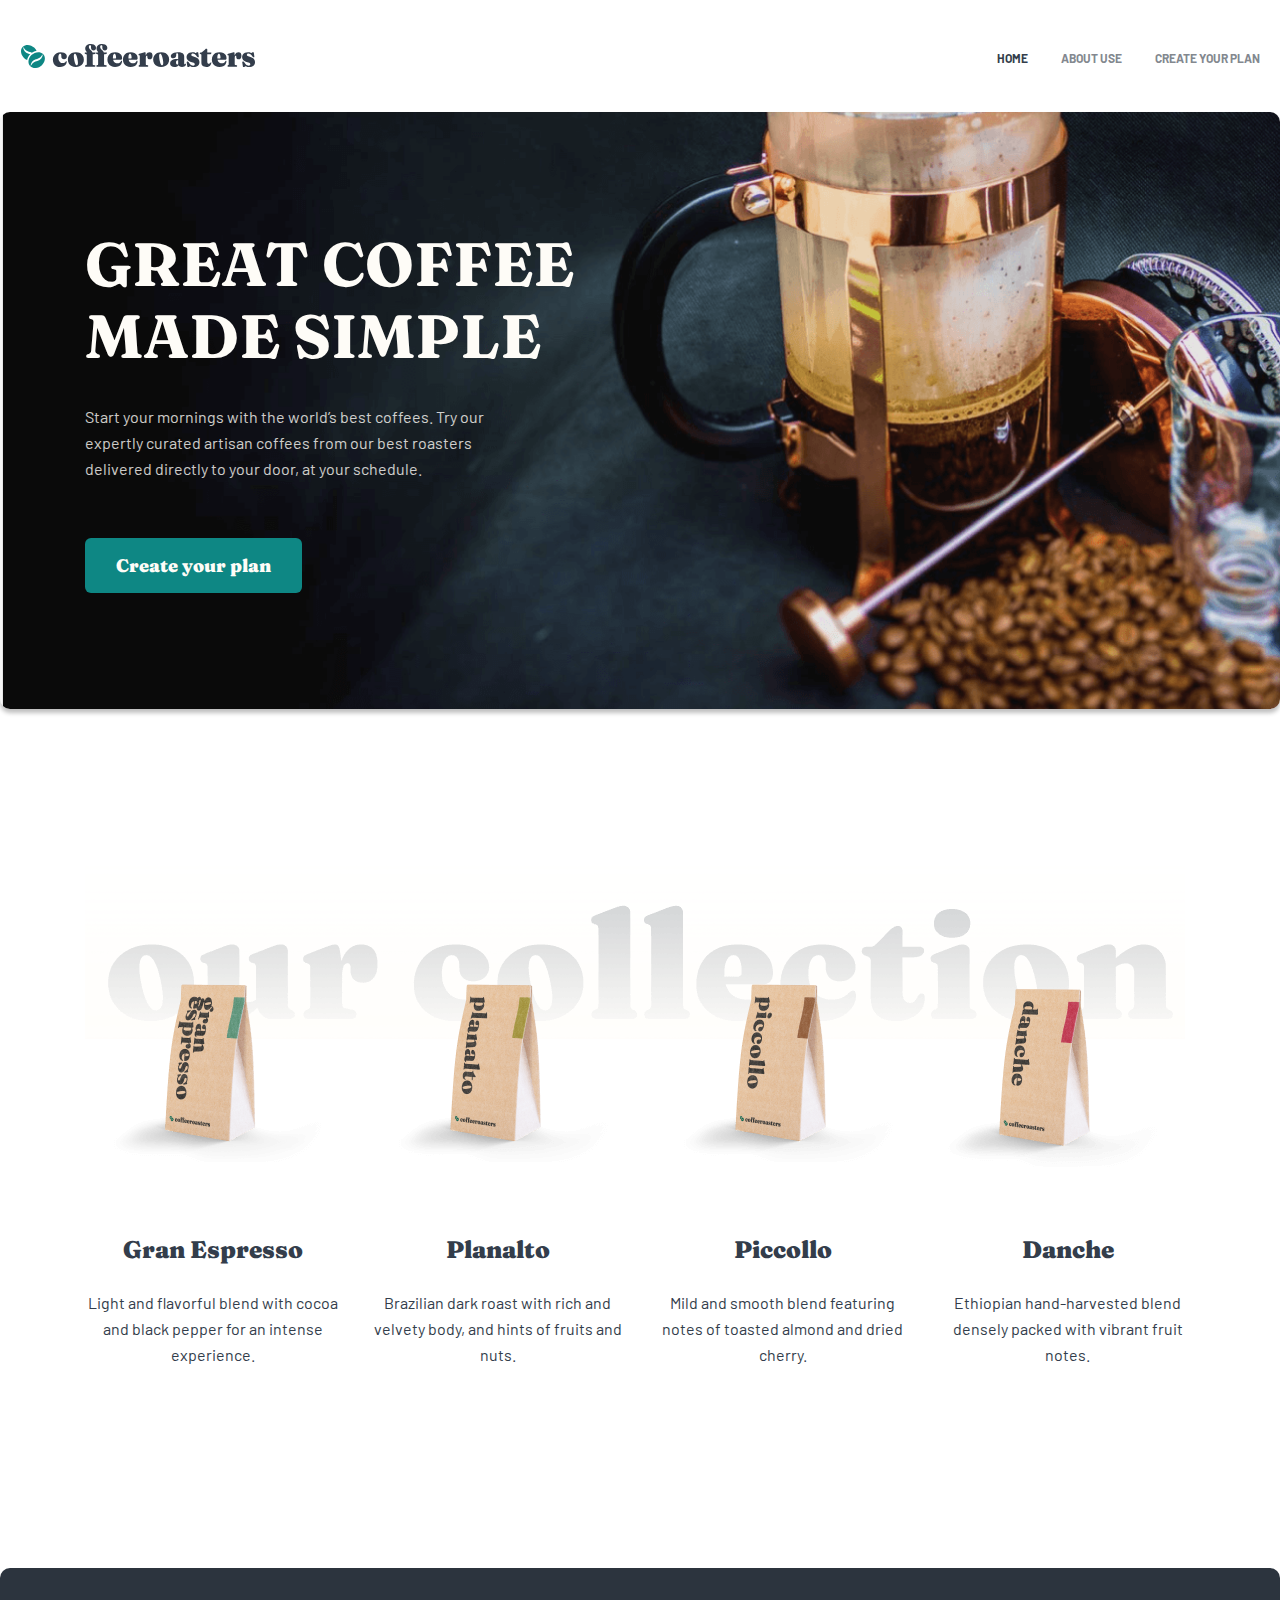
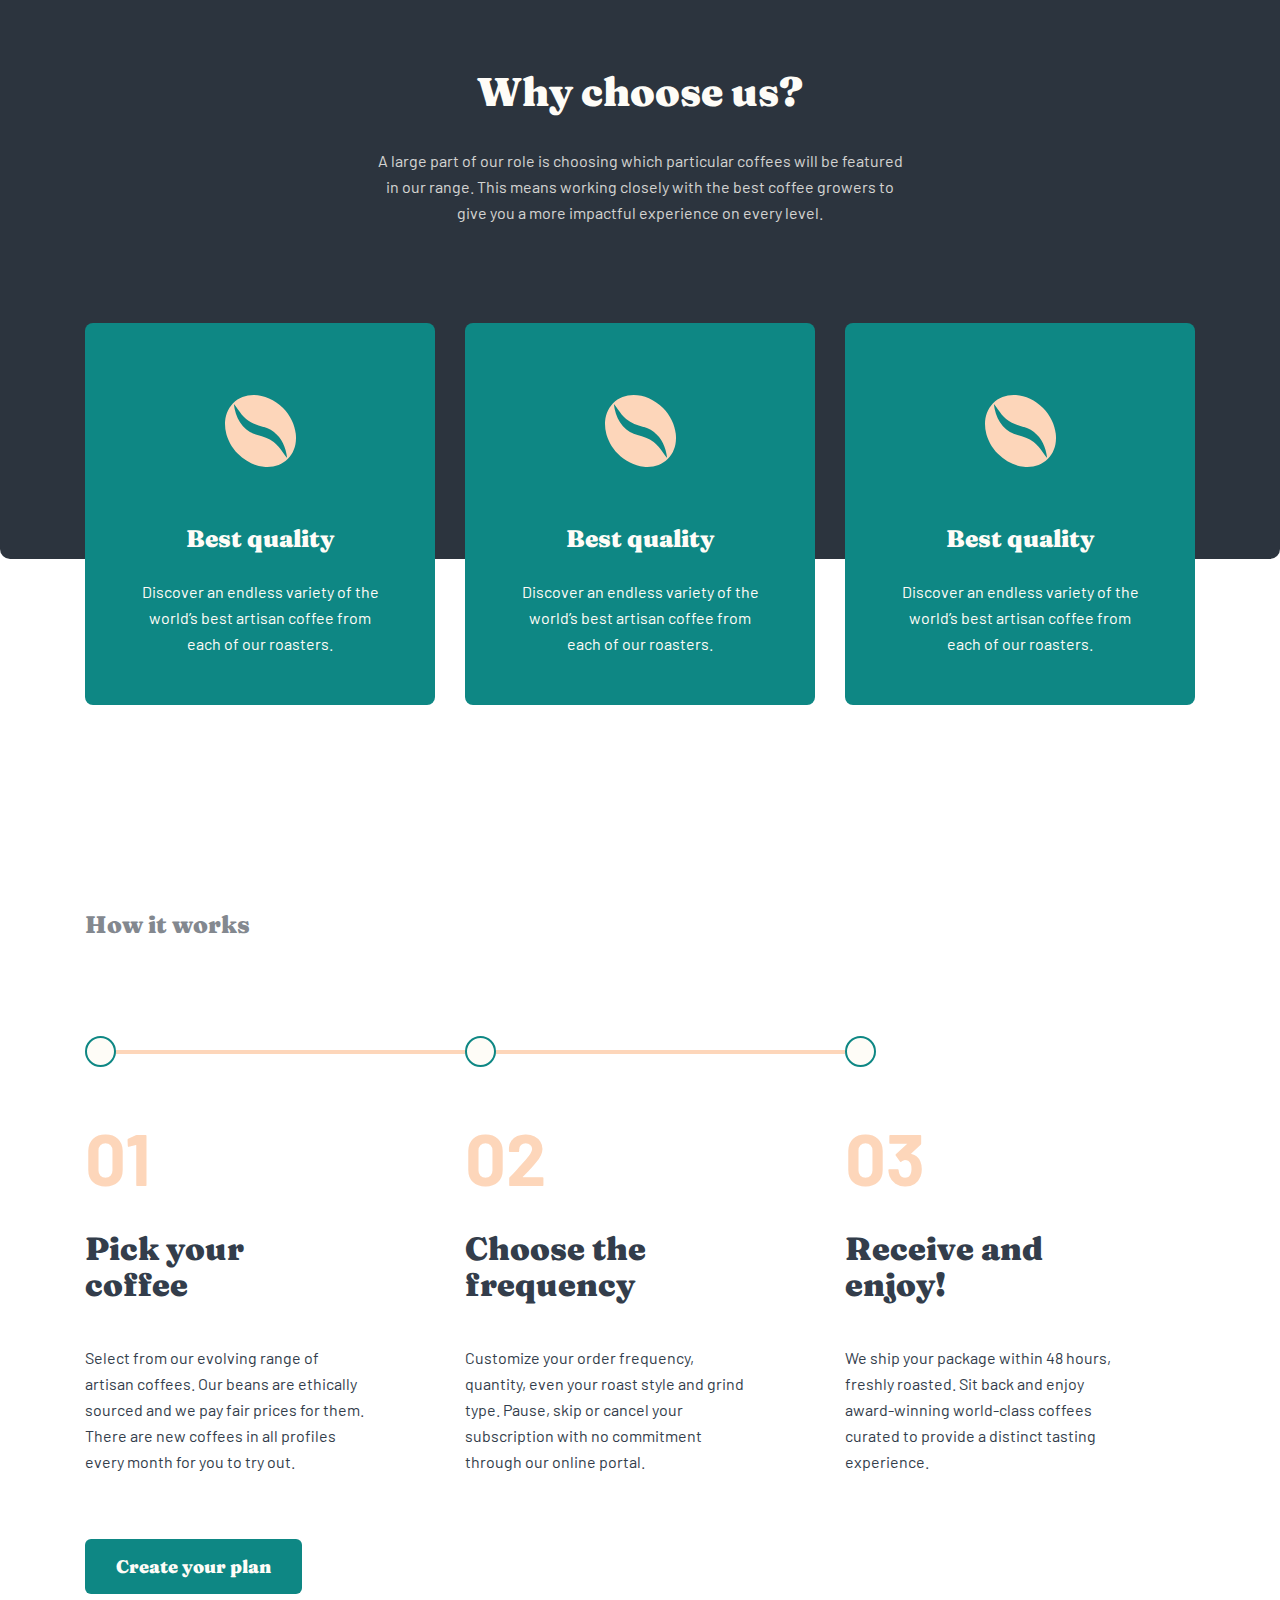
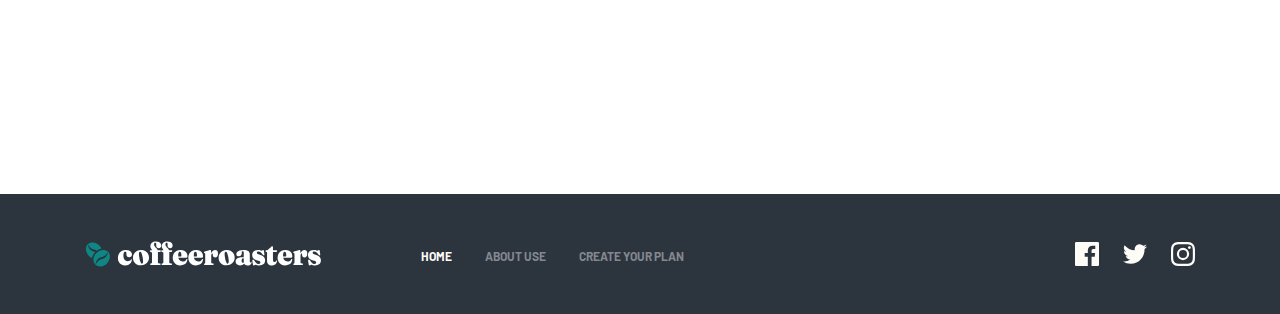
<file: index.html>
<!DOCTYPE html>
<html lang="en">
	<head>
		<meta charset="UTF-8" />
		<meta http-equiv="X-UA-Compatible" content="IE=edge" />
		<meta name="viewport" content="width=device-width, initial-scale=1.0" />
		<link rel="stylesheet" href="./css/main.css" />
		<title>Document</title>
	</head>
	<body>
		<!-- site header -->
		<header class="site_header">
			<div class="container">
				<a class="header_logo" href="./index.html">
					<img
						src="./images/coffe-logo.svg"
						alt="this is logo image"
						width="236"
						height="26"
					/>
				</a>

				<nav class="nav">
					<ul class="nav_list">
						<li class="nav_item">
							<a
								class="nav_link nav_link--active"
								href="./index.html"
								>HOME</a
							>
						</li>
						<li class="nav_item">
							<a class="nav_link" href="./about.html">ABOUT USE</a>
						</li>
						<li class="nav_item">
							<a class="nav_link" href="#">CREATE YOUR PLAN</a>
						</li>
					</ul>
				</nav>
			</div>
		</header>

		<!-- site main -->

		<main class="site_main">

			<!-- hero section -->

			<section class="hero_section">
				<div class="container--medium">
					<div class="hero_wrapper">
						<h1 class="hero_headding">GREAT COFFEE MADE SIMPLE</h1>
						<p class="hero_paragraf">
							Start your mornings with the world’s best coffees.
							Try our expertly curated artisan coffees from our
							best roasters delivered directly to your door, at
							your schedule.
						</p>
						<a class="section-link" href="#">Create your plan</a>
					</div>
				</div>
			</section>

			<!-- collection section -->

			<section class="collection">
				<div class="container--small">
					<ul class="collection_list">
						<li class="collection_item">
							<h3 class="collection_item_headding">
								Gran Espresso
							</h3>
							<p class="collection_item_desc">
								Light and flavorful blend with cocoa and black
								pepper for an intense experience.
							</p>
						</li>

						<li class="collection_item planalto">
							<h3 class="collection_item_headding">Planalto</h3>
							<p class="collection_item_desc">
								Brazilian dark roast with rich and velvety body,
								and hints of fruits and nuts.
							</p>
						</li>

						<li class="collection_item piccollo">
							<h3 class="collection_item_headding">Piccollo</h3>
							<p class="collection_item_desc">
								Mild and smooth blend featuring notes of toasted
								almond and dried cherry.
							</p>
						</li>

						<li class="collection_item danche">
							<h3 class="collection_item_headding">Danche</h3>
							<p class="collection_item_desc">
								Ethiopian hand-harvested blend densely packed
								with vibrant fruit notes.
							</p>
						</li>
					</ul>
				</div>
			</section>

			<!-- choose section -->

			<section class="choose">
				<div class="container--medium">
					<div class="choose_info">
						<h2 class="choose_headding">Why choose us?</h2>
						<p class="choose_desc">
							A large part of our role is choosing which
							particular coffees will be featured in our range.
							This means working closely with the best coffee
							growers to give you a more impactful experience on
							every level.
						</p>
					</div>
					<ul class="choose_list">
						<li class="choose_item">
							<h3 class="choose_item_headding">Best quality</h3>
							<p class="choose_item_desc">
								Discover an endless variety of the world’s best
								artisan coffee from each of our roasters.
							</p>
						</li>

						<li class="choose_item">
							<h3 class="choose_item_headding">Best quality</h3>
							<p class="choose_item_desc">
								Discover an endless variety of the world’s best
								artisan coffee from each of our roasters.
							</p>
						</li>

						<li class="choose_item">
							<h3 class="choose_item_headding">Best quality</h3>
							<p class="choose_item_desc">
								Discover an endless variety of the world’s best
								artisan coffee from each of our roasters.
							</p>
						</li>
					</ul>
				</div>
			</section>

			<!-- work section -->

			<section class="work">
				<div class="container--small">
					<h2 class="work_headding">How it works</h2>
					<span class="work_span"></span>
					<ul class="work_list">
						<li class="work_item">
							<strong class="work_item_strong">01</strong>
							<h3 class="work_item_headding">Pick your coffee</h3>
							<p class="work_item_desc">
								Select from our evolving range of artisan
								coffees. Our beans are ethically sourced and we
								pay fair prices for them. There are new coffees
								in all profiles every month for you to try out.
							</p>
						</li>

						<li class="work_item">
							<strong class="work_item_strong">02</strong>
							<h3 class="work_item_headding">
								Choose the frequency
							</h3>
							<p class="work_item_desc">
								Customize your order frequency, quantity, even
								your roast style and grind type. Pause, skip or
								cancel your subscription with no commitment
								through our online portal.
							</p>
						</li>

						<li class="work_item">
							<strong class="work_item_strong">03</strong>
							<h3 class="work_item_headding">
								Receive and enjoy!
							</h3>
							<p class="work_item_desc">
								We ship your package within 48 hours, freshly
								roasted. Sit back and enjoy award-winning
								world-class coffees curated to provide a
								distinct tasting experience.
							</p>
						</li>
					</ul>

					<a class="section-link" href="#">Create your plan</a>
				</div>
			</section>
		</main>

		<!-- footer -->

		<footer class="footer">
			<div class="container--medium">
				<div class="container--small">
					<a class="header_logo" href="./index.html">
						<img
							src="./images/footer-logo.svg"
							alt="this is logo image"
							width="236"
							height="26"
						/>
					</a>

					<nav class="nav">
						<ul class="nav_list">
							<li class="nav_item">
								<a
									class="nav_link nav_link--active"
									href="./index.html"
									>HOME</a
								>
							</li>
							<li class="nav_item">
								<a class="nav_link" href="./about.html">ABOUT USE</a>
							</li>
							<li class="nav_item">
								<a class="nav_link" href="#"
									>CREATE YOUR PLAN</a
								>
							</li>
						</ul>
					</nav>

					<ul class="footer_list">
						<li class="footer_item">
							<a class="footer_link" href="#">
								<img
									class="footer_link_img"
									src="./images/fesbook.svg"
									alt="fesbook img"
									width="24"
									height="24"
								/>
							</a>
						</li>

						<li class="footer_item">
							<a class="footer_link" href="#">
								<img
									class="footer_link_img"
									src="./images/tvitter.svg"
									alt="fesbook img"
									width="24"
									height="20"
								/>
							</a>
						</li>

						<li class="footer_item">
							<a class="footer_link" href="#">
								<img
									class="footer_link_img"
									src="./images/instagram.svg"
									alt="fesbook img"
									width="24"
									height="24"
								/>
							</a>
						</li>
					</ul>
				</div>
			</div>
		</footer>
	</body>
</html>
</file>
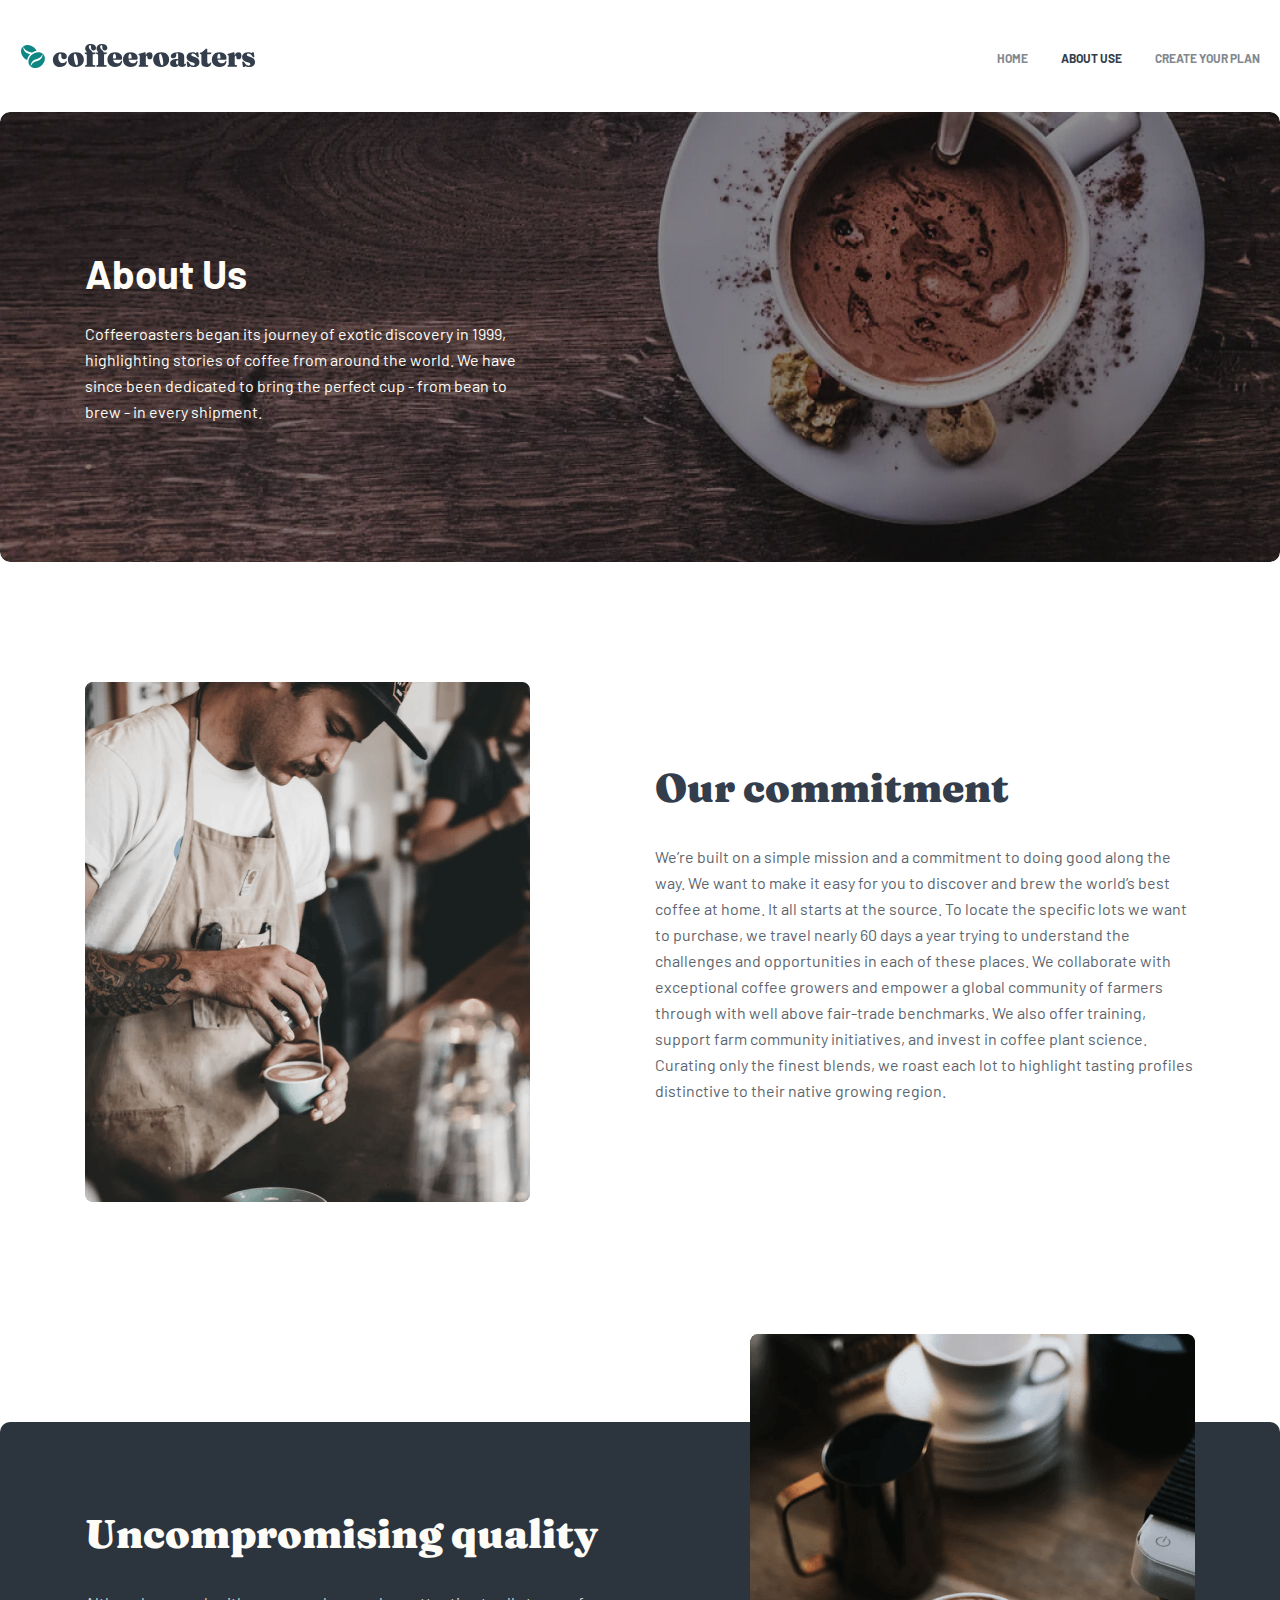
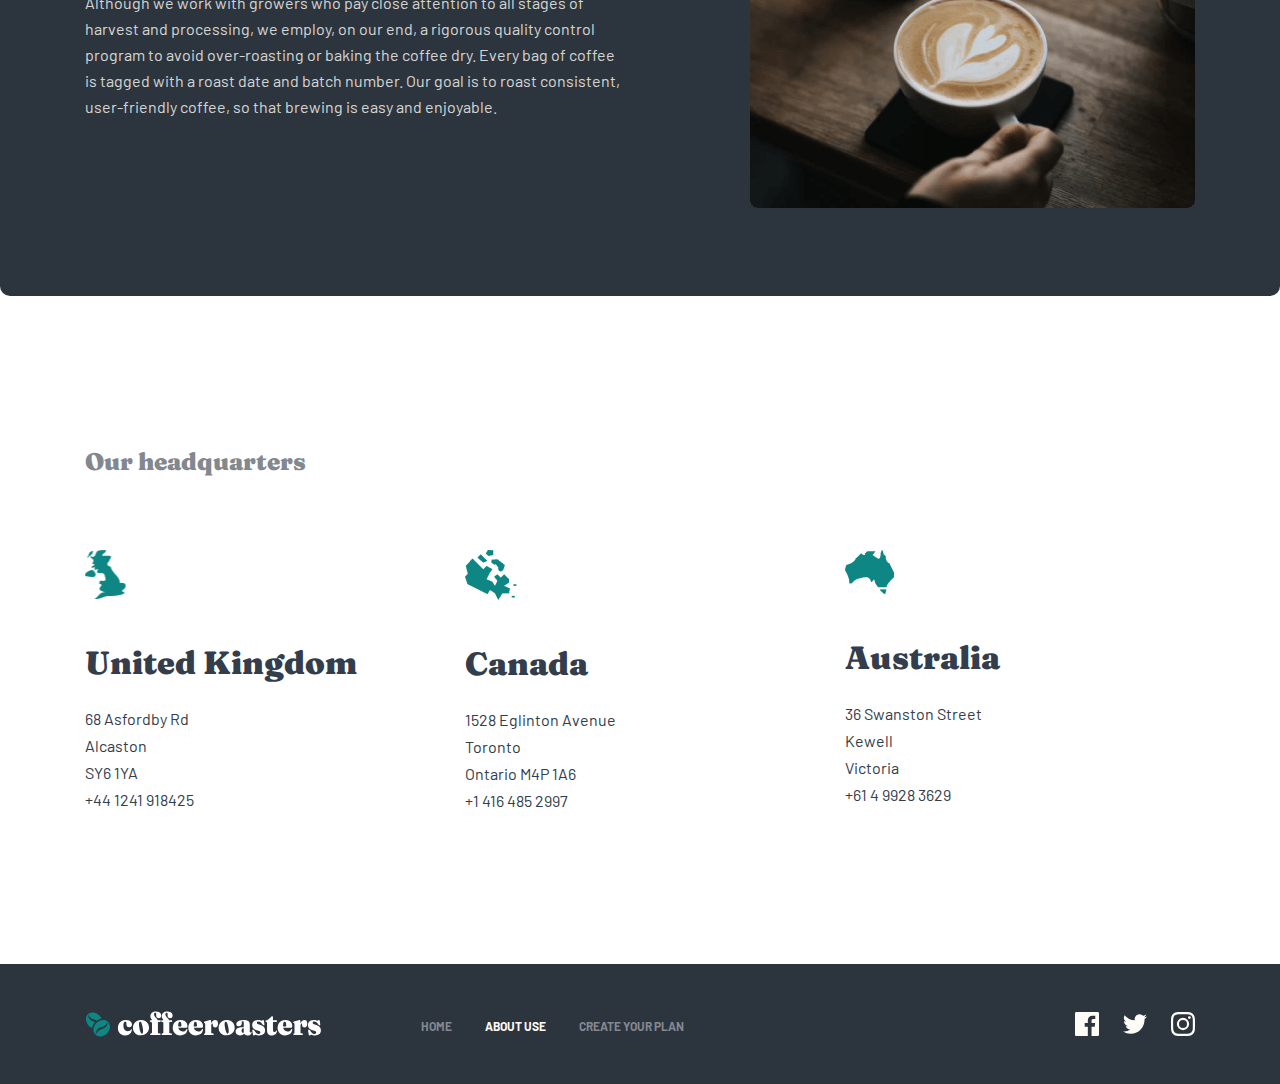
<file: about.html>
<!DOCTYPE html>
<html lang="en">
	<head>
		<meta charset="UTF-8" />
		<meta http-equiv="X-UA-Compatible" content="IE=edge" />
		<meta name="viewport" content="width=device-width, initial-scale=1.0" />
		<link rel="stylesheet" href="./css/main.css" />
		<title>Document</title>
	</head>
	<body>
		<!-- site header -->
		<header class="site_header">
			<div class="container">
				<a class="header_logo" href="./index.html">
					<img
						src="./images/coffe-logo.svg"
						alt="this is logo image"
						width="236"
						height="26"
					/>
				</a>

				<nav class="nav">
					<ul class="nav_list">
						<li class="nav_item">
							<a class="nav_link" href="./index.html">HOME</a>
						</li>
						<li class="nav_item">
							<a
								class="nav_link nav_link--active"
								href="./about.html"
								>ABOUT USE</a
							>
						</li>
						<li class="nav_item">
							<a class="nav_link" href="#">CREATE YOUR PLAN</a>
						</li>
					</ul>
				</nav>
			</div>
		</header>

		<!-- site main -->

		<main class="site_main">
			<!-- about intro -->
			<section class="about_intro">
				<div class="container--medium">
					<div class="about_intro_wrapper">
						<h2 class="about_intro_headding">About Us</h2>
						<p class="about_intro_desc">
							Coffeeroasters began its journey of exotic discovery
							in 1999, highlighting stories of coffee from around
							the world. We have since been dedicated to bring the
							perfect cup - from bean to brew - in every shipment.
						</p>
					</div>
				</div>
			</section>

			<!-- commitment section -->

			<section class="commitment">
				<div class="container--small">
					<img
						class="commitment_img"
						src="./images/commitment.png"
						alt="man making coffe"
						width="445"
						height="520"
					/>

					<div class="commitment_info">
						<h2 class="commitment_headding">Our commitment</h2>
						<p class="commitment_desc">
							We’re built on a simple mission and a commitment to
							doing good along the way. We want to make it easy
							for you to discover and brew the world’s best coffee
							at home. It all starts at the source. To locate the
							specific lots we want to purchase, we travel nearly
							60 days a year trying to understand the challenges
							and opportunities in each of these places. We
							collaborate with exceptional coffee growers and
							empower a global community of farmers through with
							well above fair-trade benchmarks. We also offer
							training, support farm community initiatives, and
							invest in coffee plant science. Curating only the
							finest blends, we roast each lot to highlight
							tasting profiles distinctive to their native growing
							region.
						</p>
					</div>
				</div>
			</section>

			<!-- quality section -->

			<section class="quality">
				<div class="container--medium">
					<div class="quality_info">
						<h2 class="quality_headding">Uncompromising quality</h2>
						<p class="quality_desc">
							Although we work with growers who pay close
							attention to all stages of harvest and processing,
							we employ, on our end, a rigorous quality control
							program to avoid over-roasting or baking the coffee
							dry. Every bag of coffee is tagged with a roast date
							and batch number. Our goal is to roast consistent,
							user-friendly coffee, so that brewing is easy and
							enjoyable.
						</p>
					</div>
				</div>
			</section>

			<section class="headquarter">
				<div class="container--small">
					<h2 class="headquarter_headding">Our headquarters</h2>
					<ul class="headquarter_list">
						<li class="headquarter_item">
							<h3 class="headquarter_item_headding">
								United Kingdom
							</h3>
							<ul class="sub-list">
								<li class="sub-item">68  Asfordby Rd</li>
								<li class="sub-item">Alcaston</li>
								<li class="sub-item">SY6 1YA</li>
								<li class="sub-item">+44 1241 918425</li>
							</ul>
						</li>

						<li class="headquarter_item canada">
							<h3 class="headquarter_item_headding">
								Canada
							</h3>
							<ul class="sub-list">
								<li class="sub-item">1528  Eglinton Avenue</li>
								<li class="sub-item">Toronto</li>
								<li class="sub-item">Ontario M4P 1A6</li>
								<li class="sub-item">+1 416 485 2997</li>
							</ul>
						</li>

						<li class="headquarter_item australiya">
							<h3 class="headquarter_item_headding">
								Australia
							</h3>
							<ul class="sub-list">
								<li class="sub-item">36 Swanston Street</li>
								<li class="sub-item">Kewell</li>
								<li class="sub-item">Victoria</li>
								<li class="sub-item">+61 4 9928 3629</li>
							</ul>
						</li>

					</ul>
				</div>
			</section>
		</main>

		<!-- footer -->

		<footer class="footer">
			<div class="container--medium">
				<div class="container--small">
					<a class="header_logo" href="./index.html">
						<img
							src="./images/footer-logo.svg"
							alt="this is logo image"
							width="236"
							height="26"
						/>
					</a>

					<nav class="nav">
						<ul class="nav_list">
							<li class="nav_item">
								<a class="nav_link" href="./index.html">HOME</a>
							</li>
							<li class="nav_item">
								<a
									class="nav_link nav_link--active"
									href="./about.html"
									>ABOUT USE</a
								>
							</li>
							<li class="nav_item">
								<a class="nav_link" href="#"
									>CREATE YOUR PLAN</a
								>
							</li>
						</ul>
					</nav>

					<ul class="footer_list">
						<li class="footer_item">
							<a class="footer_link" href="#">
								<img
									class="footer_link_img"
									src="./images/fesbook.svg"
									alt="fesbook img"
									width="24"
									height="24"
								/>
							</a>
						</li>

						<li class="footer_item">
							<a class="footer_link" href="#">
								<img
									class="footer_link_img"
									src="./images/tvitter.svg"
									alt="fesbook img"
									width="24"
									height="20"
								/>
							</a>
						</li>

						<li class="footer_item">
							<a class="footer_link" href="#">
								<img
									class="footer_link_img"
									src="./images/instagram.svg"
									alt="fesbook img"
									width="24"
									height="24"
								/>
							</a>
						</li>
					</ul>
				</div>
			</div>
		</footer>
	</body>
</html>
</file>
<file: css/main.css>
@font-face {
	font-family: 'Barlow';
	font-style: normal;
	font-weight: 400;
	src: url('../fonts/barlow-v12-latin-regular.woff2') format('woff2'),
		url('../fonts/barlow-v12-latin-regular.woff') format('woff');
}
@font-face {
	font-family: 'Barlow';
	font-style: normal;
	font-weight: 700;
	src: url('../fonts/barlow-v12-latin-700.woff2') format('woff2'),
		url('../fonts/barlow-v12-latin-700.woff') format('woff');
}

@font-face {
	font-family: 'Fraunces';
	font-style: normal;
	font-weight: 400;
	src: local(''),
		url('../fonts/fraunces-v24-latin-regular.woff2') format('woff2'),
		url('../fonts/fraunces-v24-latin-regular.woff') format('woff');
}
@font-face {
	font-family: 'Fraunces';
	font-style: normal;
	font-weight: 700;
	src: local(''), url('../fonts/fraunces-v24-latin-700.woff2') format('woff2'),
		url('../fonts/fraunces-v24-latin-700.woff') format('woff');
}
@font-face {
	font-family: 'Fraunces';
	font-style: normal;
	font-weight: 900;
	src: local(''), url('../fonts/fraunces-v24-latin-900.woff2') format('woff2'),
		url('../fonts/fraunces-v24-latin-900.woff') format('woff');
}

/* html {
	height: 100%;
} */

*,
::after,
::before {
	box-sizing: border-box;
	scroll-behavior: smooth;
}

body {
	height: 100vh;
	display: flex;
	flex-direction: column;
	margin: 0;
	padding: 0;
	font-family: 'Barlow', Verdana, Tahoma, sans-serif;
	font-style: normal;
	font-weight: 400;
}

img {
	object-fit: cover;
	vertical-align: middle;
}

.site_main {
	flex-grow: 1;
}

.container {
	max-width: 1320px;
	margin: 0 auto;
	padding: 0 20px;
}

.container--medium {
	max-width: 1280px;
	margin: 0 auto;
	padding: 0 20px;
}

.container--small {
	max-width: 1150px;
	margin: 0 auto;
	padding: 0 20px;
}

/* header */

.site_header .container {
	display: flex;
	align-items: center;
	padding: 43px 20px;
}

.nav {
	margin: 0;
	margin-left: auto;
	padding: 0;
}

.nav_list {
	display: flex;
	margin: 0;
	padding: 0;
	list-style-type: none;
}

.nav_item + .nav_item {
	margin-left: 33px;
}

.nav_link {
	text-decoration: none;
	font-weight: 700;
	font-size: 12px;
	line-height: 15px;
	text-transform: uppercase;
	color: #83888f;
	transition: color 0.3s ease;
}

.nav_link:hover {
	color: #333d4b;
}

.nav_link--active {
	color: #333d4b;
}

/* hero */

.hero_section .container--medium {
	margin-bottom: 260px;
	padding: 116px 85px;
	background-image: url('../images/cofe-hero-bg.png');
	background-repeat: no-repeat;
	background-size: cover;
	background-position: center;
	border-radius: 10px;
	box-shadow: 0px 4px 4px rgba(0, 0, 0, 0.25);
}

.hero_headding {
	width: 493px;
	margin: 0;
	margin-bottom: 32px;
	font-family: 'Fraunces';
	font-style: normal;
	font-weight: 700;
	font-size: 61px;
	line-height: 72px;
	color: #fefcf7;
}

.hero_paragraf {
	width: 445px;
	margin: 0;
	margin-bottom: 56px;
	font-size: 16px;
	line-height: 26px;
	color: #fefcf7;
	opacity: 0.8;
}

.section-link {
	display: inline-block;
	text-decoration: none;
	width: 217px;
	text-align: center;
	padding: 15px 0;
	font-family: 'Fraunces';
	font-weight: 900;
	font-size: 18px;
	line-height: 25px;
	color: #fefcf7;
	background: #0e8784;
	border-radius: 6px;
	transition: background-color 0.3s ease;
}

.section-link:hover {
	background-color: #66d2cf;
}

/* collection section */

.collection {
	margin-bottom: 200px;
}

.collection_list {
	position: relative;
	display: flex;
	justify-content: center;
	flex-wrap: wrap;
	list-style-type: none;
	margin: 0;
	padding: 0;
}

.collection_list::before {
	content: ' ';
	display: block;
	position: absolute;
	top: -126px;
	left: 0;
	width: 100%;
	max-width: 1100px;
	height: 196px;
	background-image: url('../images/collection-bg.png');
}

.collection_item {
	position: relative;
	width: 255px;
	text-align: center;
}

.collection_item + .collection_item {
	margin-left: 30px;
}

.collection_item::before {
	display: block;
	z-index: 10;
	width: 255px;
	height: 193px;
	margin: 0 auto;
	margin-bottom: 72px;
	content: ' ';
	background-image: url('../images/expresso.png');
	background-repeat: no-repeat;
}

.collection_item:nth-child(4)::before {
	margin-top: 20px;
	margin-bottom: 52px;
}

.planalto::before {
	background-image: url('../images/planalto.png');
}

.piccollo::before {
	background-image: url('../images/picollo.png');
}

.danche::before {
	background-image: url('../images/danche.png');
}

.collection_item_headding {
	margin: 0;
	margin-bottom: 24px;
	font-family: 'Fraunces';
	font-weight: 900;
	font-size: 24px;
	line-height: 32px;
	color: #333d4b;
}

.collection_item_desc {
	margin: 0;
	font-weight: 400;
	font-size: 16px;
	line-height: 26px;
	color: #333d4b;
}

/* choose section */

.choose .container--medium {
	position: relative;
	margin-bottom: 350px;
	padding: 100px 20px;
	padding-bottom: 317px;
	background: #2c343e;
	border-radius: 10px;
}

.choose_info {
	max-width: 540px;
	margin: 0 auto;
	text-align: center;
}

.choose_headding {
	margin: 0;
	margin-bottom: 32px;
	text-align: center;
	font-family: 'Fraunces';
	font-weight: 900;
	font-size: 40px;
	line-height: 48px;
	color: #fefcf7;
}

.choose_desc {
	font-size: 16px;
	line-height: 26px;
	color: #fefcf7;
	mix-blend-mode: normal;
	opacity: 0.8;
}

.choose_list {
	position: absolute;
	top: 60%;
	right: 50%;
	transform: translateX(50%);
	display: flex;
	justify-content: center;
	flex-wrap: wrap;
	width: 100%;
	max-width: 1110px;
	margin: 0;
	padding: 0;
	list-style-type: none;
}

.choose_item {
	width: 350px;
	padding: 72px 48px 48px 48px;
	background: #0e8784;
	border-radius: 8px;
}

.choose_item + .choose_item {
	margin-left: 30px;
}

.choose_item::before {
	display: block;
	width: 72px;
	height: 72px;
	margin: 0 auto;
	margin-bottom: 56px;
	background-image: url('../images/coffee-bean.svg');
	background-repeat: no-repeat;
	content: ' ';
}

.choose_item_headding {
	margin: 0;
	margin-bottom: 24px;
	font-family: 'Fraunces';
	font-weight: 900;
	font-size: 24px;
	line-height: 32px;
	text-align: center;
	color: #fefcf7;
}

.choose_item_desc {
	margin: 0;
	font-size: 16px;
	line-height: 26px;
	text-align: center;
	color: #fefcf7;
}

/* work section */
.work .container--small {
	margin-bottom: 200px;
}

.work_headding {
	margin: 0;
	margin-bottom: 95px;
	font-family: 'Fraunces';
	font-weight: 900;
	font-size: 24px;
	line-height: 32px;
	color: #83888f;
}

.work_list {
	position: relative;
	display: flex;
	list-style-type: none;
	margin: 0;
	margin-bottom: 64px;
	padding: 0;
}

.work_list::before {
	position: absolute;
	top: 14px;
	left: 0;
	display: inline-block;
	z-index: 2;
	width: 100%;
	max-width: 760px;
	height: 1px;
	border: 2px solid #fdd6ba;
	content: ' ';
}

.work_item {
	width: 285px;
}

.work_item::before {
	position: absolute;
	top: 0;
	display: block;
	z-index: 10;
	width: 31px;
	height: 31px;
	background-color: #fefcf7;
	border: 2px solid #0e8784;
	border-radius: 50%;
	content: ' ';
}

.work_item + .work_item {
	margin-left: 95px;
}

.work_item_strong {
	display: inline-block;
	margin-bottom: 38px;
	padding-top: 85px;
	font-weight: 900;
	font-size: 72px;
	line-height: 72px;
	color: #fdd6ba;
}

.work_item_headding {
	width: 219px;
	margin: 0;
	margin-bottom: 42px;
	font-family: 'Fraunces';
	font-weight: 900;
	font-size: 32px;
	line-height: 36px;
	color: #333d4b;
}

.work_item_desc {
	margin: 0;
	font-weight: 400;
	font-size: 16px;
	line-height: 26px;
	color: #333d4b;
}

/* footer */

.footer .container--medium {
	background-color: #2c343e;
}

.footer .container--small {
	display: flex;
	align-items: center;
	padding: 47px 20px;
}

.footer .nav {
	margin-left: 100px;
}

.footer .nav_link--active {
	color: #fefcf7;
}

.footer .nav_link:hover {
	color: #fefcf7;
}

.footer_list {
	display: flex;
	margin: 0;
	margin-left: auto;
	padding: 0;
	list-style-type: none;
}

.footer_item + .footer_item {
	margin-left: 24px;
}

/* ================================== about page ============================================= */

/* about_intro */

.about_intro .container--medium {
	margin-bottom: 120px;
	padding: 137px 85px;
	background-image: url('../images/about-bg.jpg');
	background-size: cover;
	background-repeat: no-repeat;
	background-position: right;
	border-radius: 10px;
}

.about_intro_wrapper {
	width: 445px;
	margin: 0;
	padding: 0;
}

.about_intro_headding {
	margin: 0;
	margin-bottom: 24px;
	font-weight: 900;
	font-size: 40px;
	line-height: 48px;
	color: #fefcf7;
}

.about_intro_desc {
	margin: 0;
	font-size: 16px;
	line-height: 26px;
	color: #fefcf7;
}

/* section commitment */

.commitment .container--small {
	display: flex;
	justify-content: space-between;
	align-items: center;
	margin-bottom: 220px;
}

.commitment_info {
	width: 540px;
}

.commitment_headding {
	margin: 0;
	margin-bottom: 32px;
	font-family: 'Fraunces';
	font-style: normal;
	font-weight: 900;
	font-size: 40px;
	line-height: 48px;
	color: #333d4b;
}

.commitment_desc {
	font-size: 16px;
	line-height: 26px;
	color: #333d4b;
	mix-blend-mode: normal;
	opacity: 0.8;
}

/* quality section */

.quality .container--medium {
	position: relative;
	margin-bottom: 150px;
	padding: 88px 0 176px 85px;
	background: #2c343e;
	border-radius: 10px;
}

.quality_info {
	width: 100%;
	max-width: 540px;
}

.quality_info::after {
	position: absolute;
	right: 85px;
	bottom: 88px;
	width: 445px;
	height: 474px;
	background-image: url(../images/quality-coffe.png);
	background-repeat: no-repeat;
	background-size: contain;
	content: ' ';
}

.quality_headding {
	margin: 0;
	margin-bottom: 32px;
	font-family: 'Fraunces';
	font-style: normal;
	font-weight: 900;
	font-size: 40px;
	line-height: 48px;
	color: #fefcf7;
}

.quality_desc {
	margin: 0;
	font-size: 16px;
	line-height: 26px;
	color: #fefcf7;
	mix-blend-mode: normal;
	opacity: 0.8;
}

/* headquarter section */

.headquarter .container--small{
	margin-bottom: 150px;
}

.headquarter_headding {
	margin: 0;
	margin-bottom: 72px;
	font-family: 'Fraunces';
	font-style: normal;
	font-weight: 900;
	font-size: 24px;
	line-height: 32px;
	color: #83888f;
}

.headquarter_list {
	display: flex;
	margin: 0;
	padding: 0;
	list-style-type: none;
}

.headquarter_item {
	width: 285px;
}

.headquarter_item + .headquarter_item{
	margin-left: 95px;
} 

.headquarter_item::before {
	display: block;
	width: 41px;
	height: 49px;
	margin-bottom: 46px;
	background-image: url('../images/uk.png');
	background-repeat: no-repeat;
	background-position: center;
	content: ' ';
}

.canada::before {
	width: 52px;
	height: 50px;
	background-image: url('../images/canada.png');
}

.australiya::before {
	width: 49px;
	height: 44px;
	background-image: url('../images/australiya.png');
}

.headquarter_item_headding {
	margin: 0;
	margin-bottom: 24px;
	font-family: 'Fraunces';
	font-style: normal;
	font-weight: 900;
	font-size: 32px;
	line-height: 36px;
	color: #333d4b;
}

.sub-list {
	margin: 0;
	padding: 0;
	list-style-type: none;
}

.sub-item {
	font-size: 16px;
	line-height: 27px;
	color: #333d4b;
}
</file>
